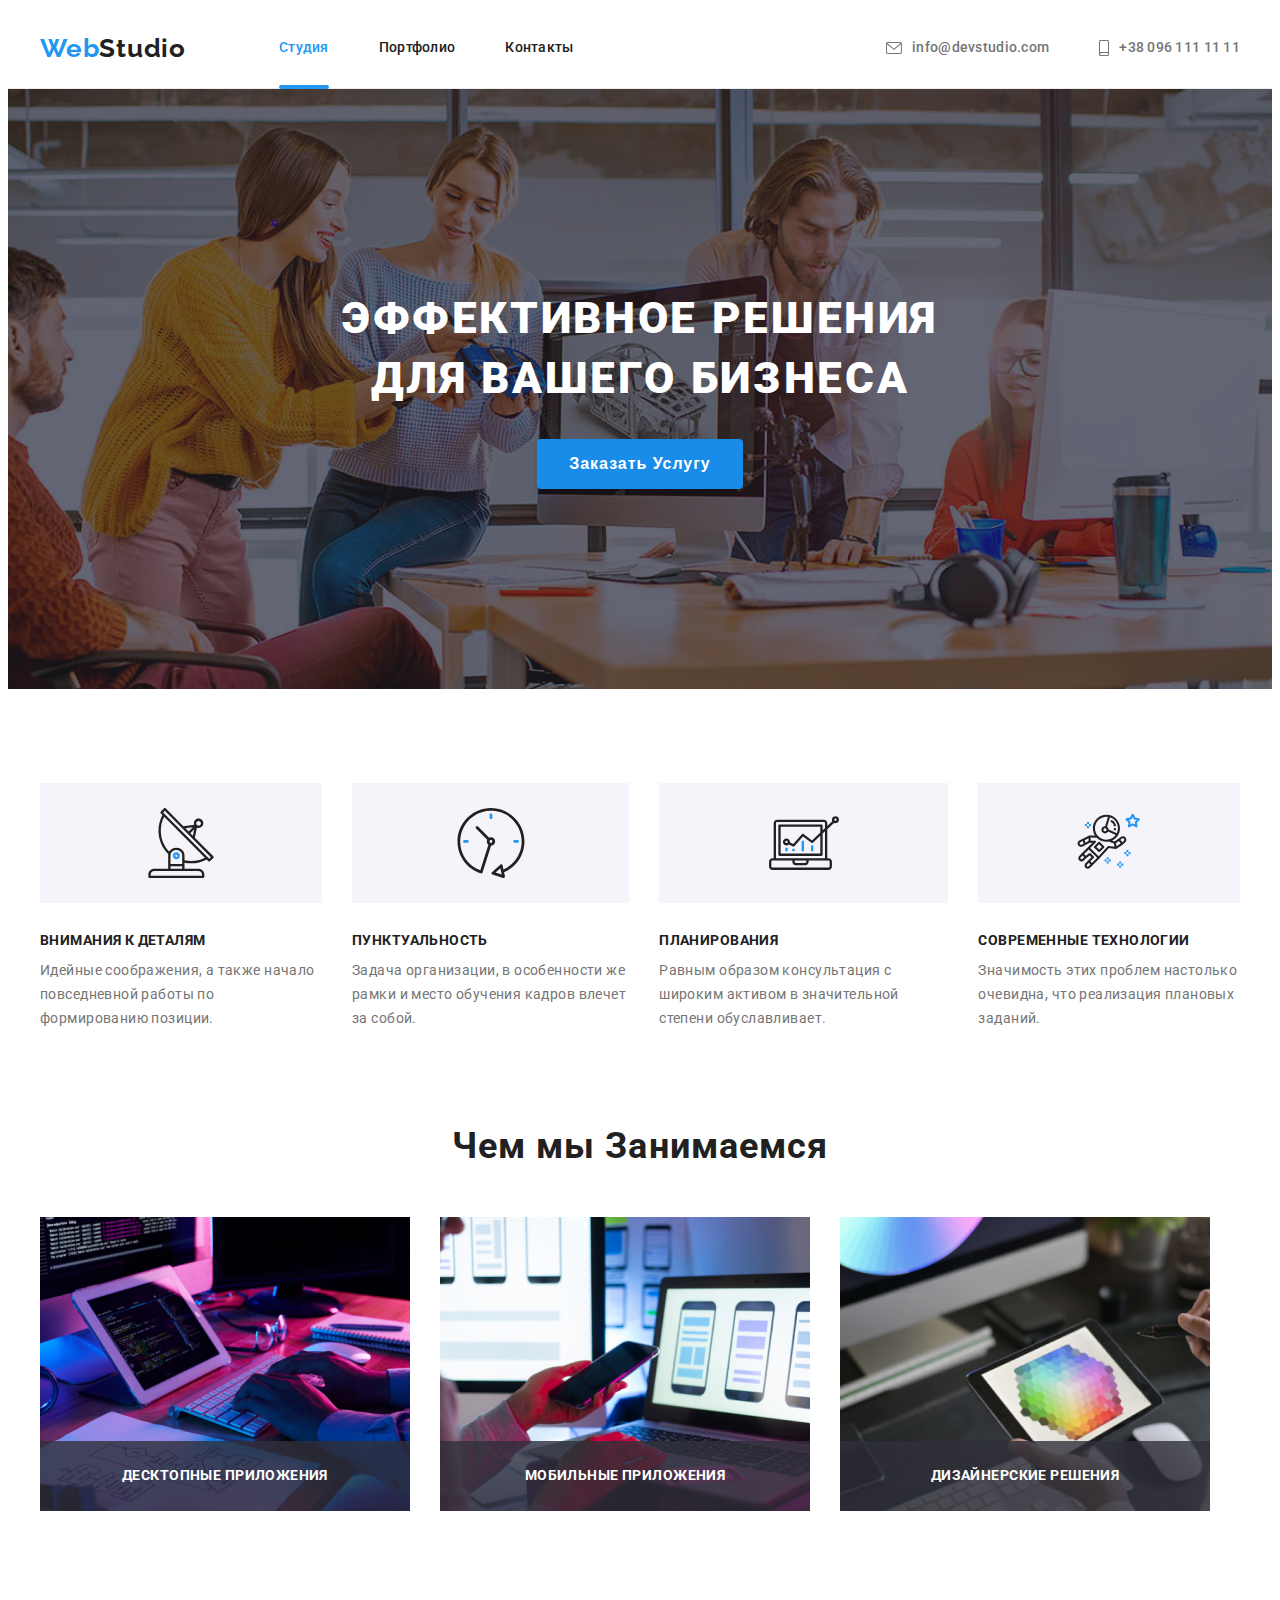
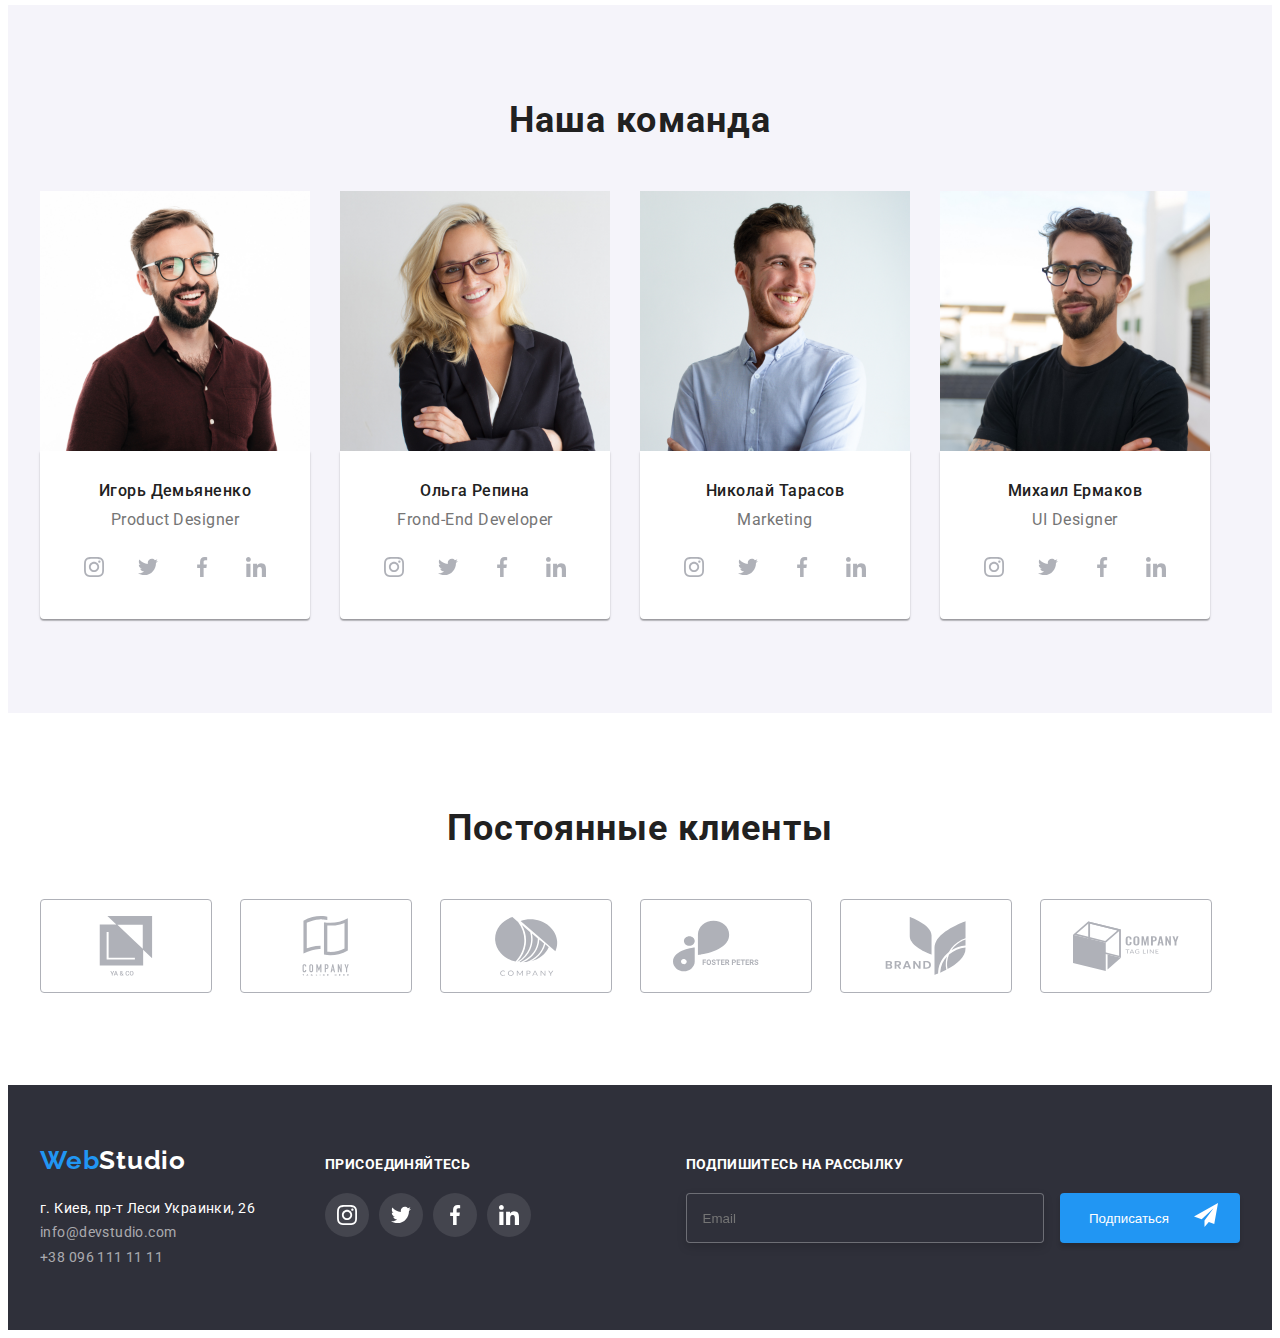
<file: index.html>
<!DOCTYPE html>
<html lang="ru">
<head>
    <meta charset="UTF-8">
    <meta http-equiv="X-UA-Compatible" content="IE=edge">
    <meta name="viewport" content="width=device-width, initial-scale=1.0">
    <title>Home-Work-6</title>
    <link rel="stylesheet" type="text/css" href="https://necolas.github.io/normalize.css/8.0.1/normalize.css">
    <link rel="stylesheet" href="https://cdnjs.cloudflare.com/ajax/libs/modern-normalize/1.1.0/modern-normalize.min.css" integrity="sha512-wpPYUAdjBVSE4KJnH1VR1HeZfpl1ub8YT/NKx4PuQ5NmX2tKuGu6U/JRp5y+Y8XG2tV+wKQpNHVUX03MfMFn9Q==" crossorigin="anonymous" referrerpolicy="no-referrer" />
    <link rel="preconnect" href="https://fonts.googleapis.com">
    <link rel="preconnect" href="https://fonts.gstatic.com" crossorigin>
    <link
        href="https://fonts.googleapis.com/css2?family=Raleway:wght@700&family=Roboto:wght@400;500;700;900&display=swap"
        rel="stylesheet">
    <link rel="stylesheet" href="./css/style.css">
</head>
<body>
<!--Header-Site-->
    <header class="header">
        <!--Cap-Site-->
        <div class="container header-container">
        <nav class="navigation">
            <a href="" class="logo">Web<span class="studio">Studio</span></a>
<ul class="navigation-list">
    <li class="navigation-item"><a class="navigation-link current" href="index.html">Студия</a></li>
    <li class="navigation-item"><a class="navigation-link" href="portfolio.html">Портфолио</a></li>
    <li class="navigation-item"><a class="navigation-link" href="">Контакты</a></li>
</ul>
        </nav>
        <ul class="contacts-list">
            <li class="contact-items"><a class="contact-adress" href="mailto:info@devstudio.com">
                <svg class="icon-email" width="16" height="12">
                <use href="./adress/symbol-defs.svg#icon-envelope"></use>
            </svg>info@devstudio.com</a></li>
            <li class="contact-items"><a class="contact-adress" href="tel:+380961111111">
                <svg class="icon-email" width="10" height="16">
                    <use href="./adress/symbol-defs.svg#icon-smartphone"></use>
                </svg>
                +38 096 111 11 11</a></li>
        </ul>
<!--Bottom-Header-->
     </div>
    </header>
    <!--Main-->
    <main class="main">
<!--Banner-->
<section class="banner">
    <div class="container">
    <h1 class="banner-title">Эффективное решения для вашего бизнеса</h1>
    <button class="banner-button" type="button" data-modal-open >Заказать Услугу</button>
    </div>
</section>
<!--Section-Two-->
<section class="section">
    <div class="container">
    <h2 class="visually-hidden">Наши преимущества</h2>
    <ul class="benefits">
        <li class="list-benefits">
            <div class="list-box">
                <a href="" class="list-icon">
                    <svg width="70" height="70">
                        <use href="./content/symbol-defs.svg#icon-antenna-1"></use>
                    </svg>
                </a>
            </div>
            <h3 class="title-list">Внимания к Деталям</h3>
            <p class="paragraf">Идейные соображения, а также начало повседневной работы по формированию позиции.</p>
        </li>
        <li class="list-benefits">
            <div class="list-box">
                <a href="" class="list-icon">
                    <svg width="70" height="70">
                        <use href="./content/symbol-defs.svg#icon-clock-1"></use>
                    </svg>
                </a>
            </div>
            <h3 class="title-list">Пунктуальность</h3>
            <p class="paragraf">Задача организации, в особенности же рамки и место обучения кадров влечет за собой.</p>
        </li>
        <li class="list-benefits">
            <div class="list-box">
                <a href="" class="list-icon">
                    <svg width="70" height="70">
                        <use href="./content/symbol-defs.svg#icon-diagram-1"></use>
                    </svg>
                </a>
            </div>
            <h3 class="title-list">Планирования</h3>
            <p class="paragraf">Равным образом консультация с широким активом в значительной степени обуславливает.</p>
        </li>
        <li class="list-benefits">
            <div class="list-box">
                <a href="" class="list-icon">
                    <svg width="70" height="70">
                        <use href="./content/symbol-defs.svg#icon-astronaut-1"></use>
                    </svg>
                </a>
            </div>
            <h3 class="title-list">Современные технологии</h3>
            <p class="paragraf">Значимость этих проблем настолько очевидна, что реализация плановых заданий.</p>
        </li>
    </ul>
</div>
</section>
<!--Section-Three-->
<section class="section-activity section">
    <div class="container">
<h2 class="title-three">Чем мы Занимаемся</h2>
<ul class="type-activity">
    <li class="title-img">
        <img src="./image/img1.jpg" alt="Виды деятельности компании" width="370">
        <ul class="drop-activity">
            <Li><h3 class="drop-title">Десктопные приложения</h3></Li>
        </ul>
    </li>
    <li class="title-img">
        <img src="./image/img2.jpg" alt="Виды деятельности компании " width="370">
        <ul class="drop-activity">
            <Li><h3 class="drop-title">Мобильные приложения</h3></Li>
        </ul>
    </li>
    <li class="title-img">
        <img src="./image/img3.jpg" alt="Виды деятельности компании" width="370">
        <ul class="drop-activity">
            <Li><h3 class="drop-title">Дизайнерские решения</h3></Li>
        </ul>
    </li>
</ul>
</div>
</section>
<!--Section-Four-->
<section class="section-team section">
    <div class="container">
    <h2 class="title-team">Наша команда</h2>
    <ul class="team-item">
        <li class="members-team"><img src="./image/team1.jpg" alt="Члены команды - Игорь Демьяненко" width="270">
            <div class="team-block"><h3 class="hero-title">Игорь Демьяненко</h3>
            <p class="hero-paragraf"> Product Designer</p>
            <ul class="svg-flex">
                <li class="svg-item">
                   <a href="" class="team-logo">
                       <svg width="20" height="20">
                           <use href="./svg/sprite.svg#icon-instagram-2"></use>
                       </svg>
                   </a>
                </li>
                <li class="svg-item">
                    <a href="" class="team-logo">
                        <svg width="20" height="20">
                            <use href="./svg/sprite.svg#icon-twitter-1"></use>
                        </svg>
                    </a>
                </li>
                <li class="svg-item">
                    <a href="" class="team-logo">
                        <svg width="20" height="20">
                            <use href="./svg/sprite.svg#icon-facebook-1"></use>
                        </svg>
                    </a>
                </li>
                <li class="svg-item">
                    <a href="" class="team-logo">
                        <svg width="20" height="20">
                            <use href="./svg/sprite.svg#icon-linkedin-1"></use>
                        </svg>
                    </a>
                </li>
            </ul>
            </div>
        </li>
        <li class="members-team"> <img src="./image/team2.jpg" alt="Члены команды - Ольга Репина" width="270">
            <div class="team-block"><h3 class="hero-title">Ольга Репина</h3>
            <p class="hero-paragraf">Frond-End Developer</p>
            <ul class="svg-flex">
                <li class="svg-item">
                   <a href="" class="team-logo">
                       <svg width="20" height="20">
                           <use href="./svg/sprite.svg#icon-instagram-2"></use>
                       </svg>
                   </a>
                </li>
                <li class="svg-item">
                    <a href="" class="team-logo">
                        <svg width="20" height="20">
                            <use href="./svg/sprite.svg#icon-twitter-1"></use>
                        </svg>
                    </a>
                </li>
                <li class="svg-item">
                    <a href="" class="team-logo">
                        <svg width="20" height="20">
                            <use href="./svg/sprite.svg#icon-facebook-1"></use>
                        </svg>
                    </a>
                </li>
                <li class="svg-item">
                    <a href="" class="team-logo">
                        <svg width="20" height="20">
                            <use href="./svg/sprite.svg#icon-linkedin-1"></use>
                        </svg>
                    </a>
                </li>
            </ul>
        </div>
    </li>
    <li class="members-team">
        <img src="./image/team3.jpg" alt="Члены команды - Николай Тарасов" width="270">
        <div class="team-block"><h3 class="hero-title">Николай Тарасов</h3>
        <p class="hero-paragraf">Marketing</p>
        <ul class="svg-flex">
            <li class="svg-item">
               <a href="" class="team-logo">
                   <svg width="20" height="20">
                       <use href="./svg/sprite.svg#icon-instagram-2"></use>
                   </svg>
               </a>
            </li>
            <li class="svg-item">
                <a href="" class="team-logo">
                    <svg width="20" height="20">
                        <use href="./svg/sprite.svg#icon-twitter-1"></use>
                    </svg>
                </a>
            </li>
            <li class="svg-item">
                <a href="" class="team-logo">
                    <svg width="20" height="20">
                        <use href="./svg/sprite.svg#icon-facebook-1"></use>
                    </svg>
                </a>
            </li>
            <li class="svg-item">
                <a href="" class="team-logo">
                    <svg width="20" height="20">
                        <use href="./svg/sprite.svg#icon-linkedin-1"></use>
                    </svg>
                </a>
            </li>
        </ul>
       </div>
    </li>
    <li class="members-team">
        <img src="./image/team4.jpg" alt="Члены команды - Михали Ермаков" width="270">
       <div class="team-block"><h3 class="hero-title">Михаил Ермаков</h3>
        <p class="hero-paragraf">UI Designer</p>
        <ul class="svg-flex">
            <li class="svg-item">
               <a href="" class="team-logo">
                   <svg width="20" height="20">
                       <use href="./svg/sprite.svg#icon-instagram-2"></use>
                   </svg>
               </a>
            </li>
            <li class="svg-item">
                <a href="" class="team-logo">
                    <svg width="20" height="20">
                        <use href="./svg/sprite.svg#icon-twitter-1"></use>
                    </svg>
                </a>
            </li>
            <li class="svg-item">
                <a href="" class="team-logo">
                    <svg width="20" height="20">
                        <use href="./svg/sprite.svg#icon-facebook-1"></use>
                    </svg>
                </a>
            </li>
            <li class="svg-item">
                <a href="" class="team-logo">
                    <svg width="20" height="20">
                        <use href="./svg/sprite.svg#icon-linkedin-1"></use>
                    </svg>
                </a>
            </li>
        </ul>
    </div> 
    </li>
    </ul>
</div>
</section>
<!-- Clients -->
<section class="section">
    <div class="container">
    <h3 class="clients-title">Постоянные клиенты</h2>
    <ul class="company-clients">
        <li class="clients-item">
            <a href="" class="clients-link">
                <svg width="106" height="60" >
                    <use href="./svg/symbol-defs.svg#icon-group"></use>
                </svg>
            </a>
        </li>
        <li class="clients-item">
            <a href="" class="clients-link">
                <svg width="106" height="60" >
                    <use href="./svg/symbol-defs.svg#icon-group2"></use>
                </svg>
            </a>
        </li>
        <li class="clients-item">
            <a href="" class="clients-link">
                <svg width="106" height="60" >
                    <use href="./svg/symbol-defs.svg#icon-group3"></use>
                </svg>
            </a>
        </li>
        <li class="clients-item">
            <a href="" class="clients-link">
                <svg width="106" height="60" >
                    <use href="./svg/symbol-defs.svg#icon-group4"></use>
                </svg>
            </a>
        </li>
        <li class="clients-item">
            <a href="" class="clients-link">
                <svg width="106" height="60" >
                    <use href="./svg/symbol-defs.svg#icon-group5"></use>
                </svg>
            </a>
        </li>
        <li class="clients-item">
            <a href="" class="clients-link">
                <svg width="106" height="60" >
                    <use href="./svg/symbol-defs.svg#icon-group6"></use>
                </svg>
            </a>
        </li>
    </div>
    </ul>
</section>
    </main>
    <!--Footer-->
    <footer class="footer">
        <div class="container footer-container">
            <div class="box-adress">
            <a href="" class="logo-footer"><span class="blue">Web</span><span class="white">Studio</span></a>
            <address class="adress-footer">
                <ul class="footer-list-contact">
                    <li class="footer-contact"><a href="" class="white">г. Киев, пр-т Леси Украинки, 26</a></li>
            <li><a class="footer-contact" href="mailto:info@devstudio.com">info@devstudio.com</a></li>
            <li><a class="footer-contact" href="tel:+380961111111">+38 096 111 11 11</a></li>
               </ul>
            </div>
            <div class="box-footer">
                <h3 class="title-box">Присоединяйтесь</h3>
                <ul class="box-list">
                    <li class="box-item">
                     <a href="" class="box-link">
                         <svg width="20" height="20">
                             <use href="./svg/sprite.svg#icon-instagram-2"></use>
                         </svg>
                     </a>
                    </li>
                    <li class="box-item">
                     <a href="" class="box-link">
                         <svg width="20" height="20">
                             <use href="./svg/sprite.svg#icon-twitter-1"></use>
                         </svg>
                     </a>
                    </li>
                    <li class="box-item">
                     <a href="" class="box-link">
                         <svg width="20" height="20">
                             <use href="./svg/sprite.svg#icon-facebook-1"></use>
                         </svg>
                     </a>
                    </li>
                    <li class="box-item">
                     <a href="" class="box-link">
                         <svg width="20" height="20">
                             <use href="./svg/sprite.svg#icon-linkedin-1"></use>
                         </svg>
                     </a>
                    </li>
                </ul>
                </div>
              <div class="box-footer-input">
                  <label for="box-input-type" class="follow-text">Подпишитесь на рассылку</label>
                <input type="email" name="Email" placeholder="Email" id="box-input-type" class="box-input">
                  <button class="submit-buttom" type="submit">Подписаться</button>
                  <svg class="icon-follow" width="24" height="24">
                      <use href="/modal-svg/icon-send.svg#icon-icon-send"></use>
                  </svg>
              </div>  
            </div>
           </address>
<!--Footer-Bottom-->
    </footer>
    <div class="backdrop is-hidden " data-modal >
        <div class="modal">
            <button type="button" class="button-open" data-modal-close >
                &#215
            </button>
            <b class="model-headline">Оставьте свои данные, мы вам перезвоним</b>
          <form action="" class="model-form">
              <label class="form-input-box">
                  Имя
                  <input type="text" name="user-name" id="" class="form-input" required>
                  <svg width="13" height="13" class="modal-icon">
                      <use href="./modal-svg/symbol-defs.svg#icon-Vector"></use>
                  </svg>
              </label>
            <label class="form-input-box">
                Телефон
                <input type="tel" name="tel" id="" class="form-input" required pattern="[0-9]{10}" title="0500505050">
                <svg width="18" height="18" class="modal-icon">
                    <use href="./modal-svg/symbol-defs.svg#icon-phone-black"></use>
                </svg>
            </label>
            <label class="form-input-box">
                Почта
                <input type="email" name="" id="" class="form-input" required>
                <svg width="18" height="18" class="modal-icon">
                    <use href="./modal-svg/symbol-defs.svg#icon-email-black"></use>
                </svg>
            </label>
            <label class="form-input-box">
                Коментарий 
                <textarea name="user-msg" id="" class="form-msg" placeholder="Введите текст"></textarea>
            </label>
            <input type="checkbox" class="checkbox-policy" id="checkbox-policy">
            <label for="checkbox-policy" class="checkbox-modal">
                Соглашаюсь с рассылкой и принимаю &nbsp <a href="">Условия договора</a>
            </label>
            <button type="submit" class="form-submit-buttom">Отправить</button>
          </form>
        </div>
    
    </div>
    <script src="./css/modal.js"></script>
</body>
</html>
</file>
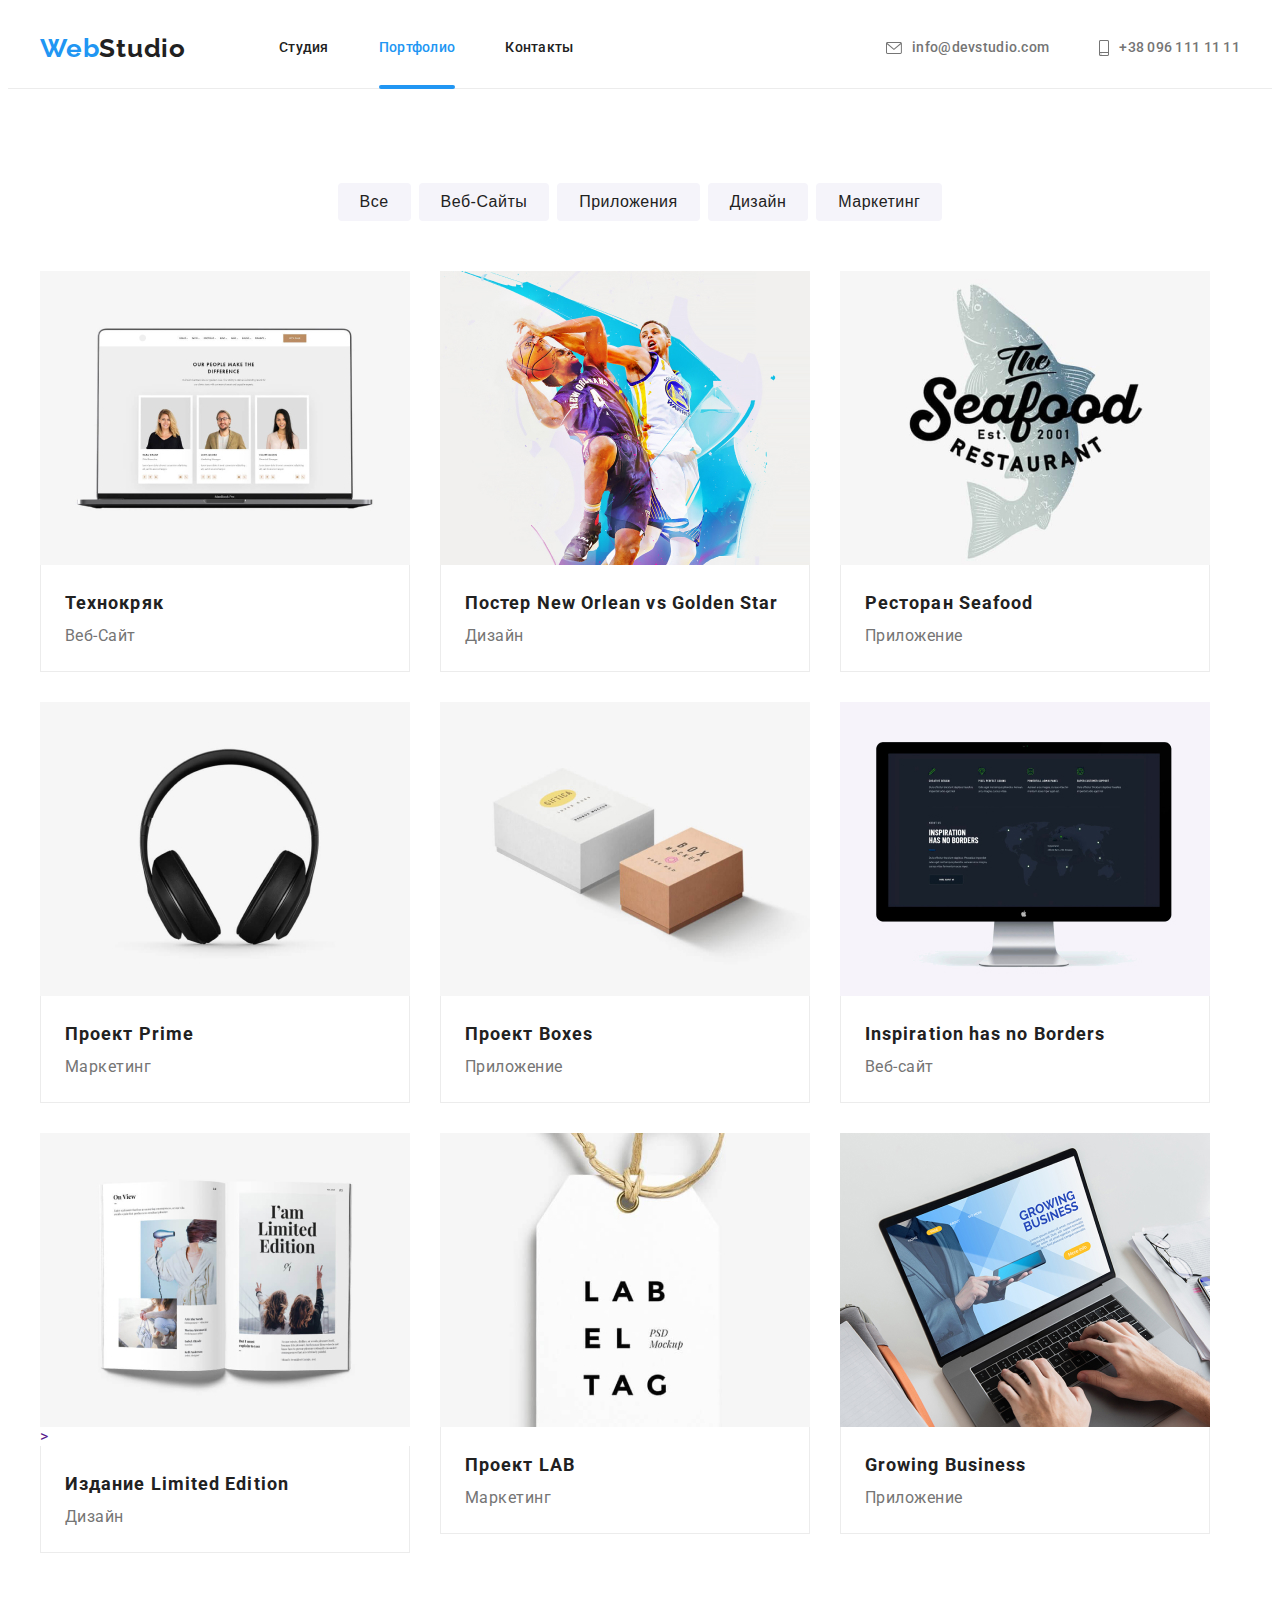
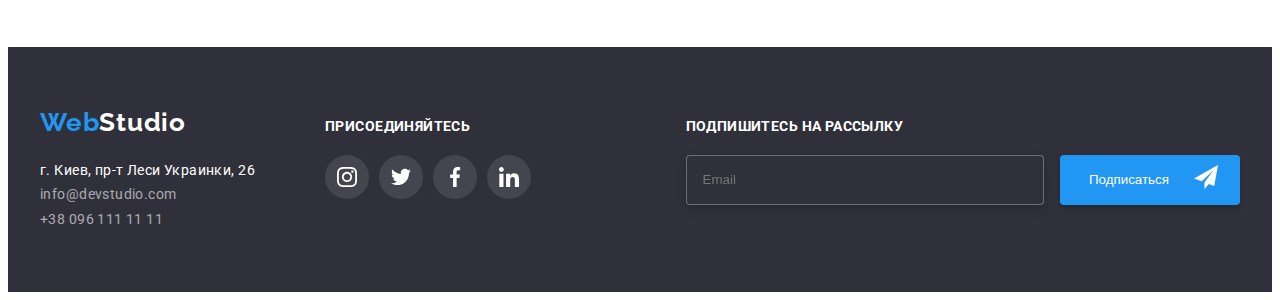
<file: portfolio.html>
<!DOCTYPE html>
<html lang="ru">
<head>
    <meta charset="UTF-8">
    <meta http-equiv="X-UA-Compatible" content="IE=edge">
    <meta name="viewport" content="width=device-width, initial-scale=1.0">
    <title>Home-Work-3</title>
    <link rel="stylesheet" type="text/css" href="https://necolas.github.io/normalize.css/8.0.1/normalize.css">
    <link rel="stylesheet" href="https://cdnjs.cloudflare.com/ajax/libs/modern-normalize/1.1.0/modern-normalize.min.css" integrity="sha512-wpPYUAdjBVSE4KJnH1VR1HeZfpl1ub8YT/NKx4PuQ5NmX2tKuGu6U/JRp5y+Y8XG2tV+wKQpNHVUX03MfMFn9Q==" crossorigin="anonymous" referrerpolicy="no-referrer" />
    <link rel="preconnect" href="https://fonts.googleapis.com">
    <link rel="preconnect" href="https://fonts.gstatic.com" crossorigin>
    <link
        href="https://fonts.googleapis.com/css2?family=Raleway:wght@700&family=Roboto:wght@400;500;700;900&display=swap"
        rel="stylesheet">
    <link rel="stylesheet" href="./css/style.css">
</head>
<body>
<!--Header-Site-->
    <header class="header">
        <!--Cap-Site-->
        <div class="container header-container">
        <nav class="navigation">
            <a href="" class="logo">Web<span class="studio">Studio</span></a>
<ul class="navigation-list">
    <li class="navigation-item"><a class="navigation-link" href="index.html">Студия</a></li>
    <li class="navigation-item"><a class="navigation-link current" href="portfolio.html">Портфолио</a></li>
    <li class="navigation-item"><a class="navigation-link" href="">Контакты</a></li>
</ul>
        </nav>
        <ul class="contacts-list">
            <li class="contact-items"><a class="contact-adress" href="mailto:info@devstudio.com">
                <svg class="icon-email" width="16" height="12">
                <use href="./adress/symbol-defs.svg#icon-envelope"></use>
            </svg>info@devstudio.com</a></li>
            <li class="contact-items"><a class="contact-adress" href="tel:+380961111111">
                <svg class="icon-email" width="10" height="16">
                    <use href="./adress/symbol-defs.svg#icon-smartphone"></use>
                </svg>
                +38 096 111 11 11</a></li>
        </ul>
        </div>
<!--Bottom-Header-->
    </header>
    <main>
<!--Section-button-->
<section class="section">
    <div class="container">
    <h1 class="visually-hidden">Кнопки Меню</h1>
    <ul class="porftolio-button">
        <li class="portfolio-list-button"><button class="porftolio-hover cursor" type="button">Все</button></li>
        <li class="portfolio-list-button"><button class="porftolio-hover cursor" type="button">Веб-Сайты</button></li>
        <li class="portfolio-list-button"><button class="porftolio-hover cursor" type="button">Приложения</button></li>
        <li class="portfolio-list-button"><button class="porftolio-hover cursor" type="button">Дизайн</button></li>
        <li class="portfolio-list-button"><button class="porftolio-hover cursor" type="button">Маркетинг</button></li>
    </ul>
    <!--Portfilio-List-->
    <ul class="portfolio-list-item">
            <li class="portfolio-item">
                <a href="" class="portfolio-link-item">
            <div class="overlay"><img src="./imagine-portfolio/p1.jpg" alt="Примеры Работ" width="370">
                <p class="overlay-text">Технокряк это современная площадка распространения коронавируса. Компании используют эту платформу для цифрового шпионажа и атак на защищённые сервера конкурентов.</p>
            </div>
            <div class="portfilio-block"><h2 class="portfilio-title">Технокряк</h2>
            <p class="name-item">Веб-Сайт</p></div></a>
           </li>
           <li class="portfolio-item">
               <a href=""class="portfolio-link-item"><div class="overlay"><img src="./imagine-portfolio/p2.jpg" alt="Примеры Работ" width="370">
                <p class="overlay-text">Технокряк это современная площадка распространения коронавируса. Компании используют эту
                    платформу для цифрового шпионажа и атак на защищённые сервера конкурентов.</p>
            </div>
            <div class="portfilio-block"><h2 class="portfilio-title">Постер New Orlean vs Golden Star</h2>
            <p class="name-item">Дизайн</p></div></a>
            </li>
            <li class="portfolio-item">
                <a href=""class="portfolio-link-item"><div class="overlay"><img src="./imagine-portfolio/p3.jpg" alt="Примеры Работ" width="370">
                    <p class="overlay-text">Технокряк это современная площадка распространения коронавируса. Компании используют эту
                        платформу для цифрового шпионажа и атак на защищённые сервера конкурентов.</p>
                </div>
            <div class="portfilio-block"><h2 class="portfilio-title">Ресторан Seafood</h2>
            <p class="name-item">Приложение</p></div></a>
           </li>
            <li class="portfolio-item">
                <a href=""class="portfolio-link-item"><div class="overlay"><img src="./imagine-portfolio/p4.jpg" alt="Примеры Работ" width="370">
                    <p class="overlay-text">Технокряк это современная площадка распространения коронавируса. Компании используют эту
                        платформу для цифрового шпионажа и атак на защищённые сервера конкурентов.</p>
                </div>
            <div class="portfilio-block"><h2 class="portfilio-title">Проект Prime</h2>
             <p class="name-item">Маркетинг</p></div></a>
           </li>
            <li class="portfolio-item">
                <a href=""class="portfolio-link-item"><div class="overlay"><img src="./imagine-portfolio/p5.jpg" alt="Примеры Работ" width="370">
                    <p class="overlay-text">Технокряк это современная площадка распространения коронавируса. Компании используют эту
                        платформу для цифрового шпионажа и атак на защищённые сервера конкурентов.</p>
                </div>
            <div class="portfilio-block"><h2 class="portfilio-title">Проект Boxes</h2>
            <p class="name-item">Приложение</p></div></a>
            </li>
            <li class="portfolio-item">
                <a href=""class="portfolio-link-item"><div class="overlay"><img src="./imagine-portfolio/p6.jpg" alt="Примеры Работ" width="370">
                    <p class="overlay-text">Технокряк это современная площадка распространения коронавируса. Компании используют эту
                        платформу для цифрового шпионажа и атак на защищённые сервера конкурентов.</p>
                </div>
            <div class="portfilio-block"><h2 class="portfilio-title">Inspiration has no Borders</h2>
             <p class="name-item">Веб-сайт</p></div></a>
            </li>
            <li class="portfolio-item">
                <a href=""class="portfolio-link-item"><div class="overlay"><img src="./imagine-portfolio/p7.jpg" alt="Примеры Работ" width="370">
                    <p class="overlay-text">Технокряк это современная площадка распространения коронавируса. Компании используют эту
                        платформу для цифрового шпионажа и атак на защищённые сервера конкурентов.</p>
                </div>>
            <div class="portfilio-block"><h2 class="portfilio-title">Издание Limited Edition</h2>
            <p class="name-item">Дизайн</p></div></a>
           </li>
            <li class="portfolio-item">
                <a href=""class="portfolio-link-item"><div class="overlay"><img src="./imagine-portfolio/p8.jpg" alt="Примеры Работ" width="370">
                    <p class="overlay-text">Технокряк это современная площадка распространения коронавируса. Компании используют эту
                        платформу для цифрового шпионажа и атак на защищённые сервера конкурентов.</p>
                </div>
           <div class="portfilio-block"><h2 class="portfilio-title">Проект LAB</h2>
           <p class="name-item">Маркетинг</p></div></a> </li>
            <li class="portfolio-item">
                <a href=""class="portfolio-link-item"><div class="overlay"><img src="./imagine-portfolio/p9.jpg" alt="Примеры Работ" width="370">
                    <p class="overlay-text">Технокряк это современная площадка распространения коронавируса. Компании используют эту
                        платформу для цифрового шпионажа и атак на защищённые сервера конкурентов.</p>
                </div>
           <div class="portfilio-block"><h2 class="portfilio-title">Growing Business</h2>
             <p class="name-item">Приложение</p></div> </a>
            </li>
    </ul>
    </div>
</section>
</main>
<!--Footer-->
<footer class="footer">
    <div class="container footer-container">
        <div class="box-adress">
            <a href="" class="logo-footer"><span class="blue">Web</span><span class="white">Studio</span></a>
            <address class="adress-footer">
                <ul class="footer-list-contact">
                    <li class="footer-contact"><a href="" class="white">г. Киев, пр-т Леси Украинки, 26</a></li>
                    <li><a class="footer-contact" href="mailto:info@devstudio.com">info@devstudio.com</a></li>
                    <li><a class="footer-contact" href="tel:+380961111111">+38 096 111 11 11</a></li>
                </ul>
        </div>
        <div class="box-footer">
            <h3 class="title-box">Присоединяйтесь</h3>
            <ul class="box-list">
                <li class="box-item">
                    <a href="" class="box-link">
                        <svg width="20" height="20">
                            <use href="./svg/sprite.svg#icon-instagram-2"></use>
                        </svg>
                    </a>
                </li>
                <li class="box-item">
                    <a href="" class="box-link">
                        <svg width="20" height="20">
                            <use href="./svg/sprite.svg#icon-twitter-1"></use>
                        </svg>
                    </a>
                </li>
                <li class="box-item">
                    <a href="" class="box-link">
                        <svg width="20" height="20">
                            <use href="./svg/sprite.svg#icon-facebook-1"></use>
                        </svg>
                    </a>
                </li>
                <li class="box-item">
                    <a href="" class="box-link">
                        <svg width="20" height="20">
                            <use href="./svg/sprite.svg#icon-linkedin-1"></use>
                        </svg>
                    </a>
                </li>
            </ul>
        </div>
        <div class="box-footer-input">
            <label for="box-input-type" class="follow-text">Подпишитесь на рассылку</label>
            <input type="email" name="Email" placeholder="Email" id="box-input-type" class="box-input">
            <button class="submit-buttom" type="submit">Подписаться</button>
            <svg class="icon-follow" width="24" height="24">
                <use href="/modal-svg/icon-send.svg#icon-icon-send"></use>
            </svg>
        </div>
    </div>
    </address>
    <!--Footer-Bottom-->
    </footer>
</body>
</html>
</file>
<file: css/style.css>
:root {
  --primary-text-color: #212121;
  --hover-text-color: #2196f3;
  --white-color-text: #ffffff;
  --background-second-color: #2f303a;
  --background-therd-color: #f5f4fa;
  --grey-color: #757575;
}
body {
  font-family: "Roboto", sans-serif;
  letter-spacing: 0.03em;
  color: #2a2a2a;
}
img {
  display: block;
}
.container {
  width: 1200px;
  margin: 0 auto;
  padding: 0 15px;
}
.section {
  padding-top: 94px;
  padding-bottom: 94px;
}
.header-container {
  display: flex;
  align-items: center;
}
.visually-hidden {
  position: absolute;
  clip: rect(0 0 0 0);
  width: 1px;
  height: 1px;
  margin: -1px;
}

h1,
h2,
h3,
h4,
ul,
p {
  margin: 0;
}
ul {
  list-style: none;
  padding-left: 0;
}
a {
  text-decoration: none;
}

/*Head-Site*/
.header {
  border-bottom: 1px solid #ececec;
}
.logo {
  font-family: Raleway, sans-serif;
  font-weight: 700;
  font-size: 26px;
  line-height: 1.19;
  letter-spacing: 0.03em;
  color: var(--hover-text-color);
  margin-right: 93px;
}
.studio {
  color: var(--primary-text-color);
}

.navigation {
  display: flex;
  align-items: center;
}
.navigation-list {
  font-weight: 500;
  font-size: 14px;
  line-height: 1.14;
  letter-spacing: 0.02em;
  align-items: center;
  display: flex;
}
.navigation-link:hover {
  color: var(--hover-text-color);
}
.navigation-link:focus {
  color: var(--hover-text-color);
}
.navigation-link {
  color: var(--primary-text-color);
  transition: color 250ms cubic-bezier(0.4, 0, 0.2, 1);
}
.navigation-link {
  display: block;
  padding-top: 32px;
  padding-bottom: 32px;
}
.navigation-item:not(:last-child) {
  margin-right: 50px;
}
.current {
  color: var(--hover-text-color);
}
.navigation-item {
  position: relative;
}

.navigation-link.current::after {
  content: "";
  position: absolute;
  bottom: -1px;
  left: 0;
  width: 100%;
  height: 4px;
  background: #2196f3;
  border-radius: 2px;
  opacity: 1;
}

.contacts-list {
  align-items: center;
  font-weight: 500;
  font-size: 14px;
  line-height: 1.14;
  letter-spacing: 0.02em;
  display: flex;
  margin-left: auto;
}
.contact-adress:hover {
  color: var(--hover-text-color);
  fill: currentColor;
}
.contact-adress:hover .icon-email {
  fill: currentColor;
}

.contact-adress:focus .icon-email {
  fill: currentColor;
}
.contact-adress:focus {
  color: var(--hover-text-color);
}

.contact-adress {
  color: #757575;
  padding-top: 32px;
  padding-bottom: 32px;
  display: flex;
  align-items: center;
  transition: color 250ms cubic-bezier(0.4, 0, 0.2, 1);
}
.contact-items:not(:last-child) {
  margin-right: 50px;
  fill: currentColor;
}

.icon-email {
  margin-right: 10px;
  fill: currentColor;
}

/*Header*/

/*Main*/

.banner {
  padding-top: 200px;
  padding-bottom: 200px;
  background-repeat: no-repeat;
  background-size: cover;
  background-image: linear-gradient(
      rgba(47, 48, 58, 0.4),
      rgba(47, 48, 58, 0.4)
    ),
    url(../image/banner.png);
  background-position: center;
  max-width: 1600px;
  margin-right: auto;
  margin-left: auto;
}

.banner-title {
  font-weight: 900;
  font-size: 44px;
  line-height: 1.36;

  text-align: center;
  letter-spacing: 0.06em;
  text-transform: uppercase;
  color: #ffffff;
  text-align: center;
  width: 696px;
  margin-left: auto;
  margin-right: auto;
}

.banner-button {
  display: block;
  color: white;
  font-weight: bold;
  font-size: 16px;
  line-height: 1.9;
  letter-spacing: 0.06em;
  background: #188ce8;
  border: #188ce8;
  box-shadow: 0px 4px 4px rgba(0, 0, 0, 0.15);
  border-radius: 4px;
  padding-top: 10px;
  padding-bottom: 10px;
  padding-left: 32px;
  padding-right: 32px;
  margin-right: auto;
  margin-left: auto;
  margin-top: 30px;
}

.benefits {
  display: flex;
}
.list-benefits:not(:last-child) {
  margin-right: 30px;
}
.benefits-content {
  background-color: #f5f4fa;
  background-position: center;
  padding-left: 100px;
  padding-right: 100px;
  padding-top: 25px;
  padding-bottom: 25px;
  margin-bottom: 30px;
}
.list-icon {
  display: flex;
  text-align: center;
}
.list-box {
  height: 120px;
  display: flex;
  align-items: center;
  justify-content: center;
  background-color: #f5f4fa;
  margin-bottom: 30px;
}
.title-list {
  font-weight: 700;
  font-size: 14px;
  line-height: 1.14;
  letter-spacing: 0.03em;
  text-transform: uppercase;

  color: #212121;
  margin-bottom: 10px;
}
.paragraf {
  font-size: 14px;
  line-height: 1.71;

  letter-spacing: 0.03em;

  color: #757575;
}

.type-activity {
  display: flex;
}

.title-img:not(:last-child) {
  margin-right: 30px;
}

.title-img {
  position: relative;
}

.drop-activity {
  position: absolute;
  bottom: 0;
  width: 100%;
  background: rgba(47, 48, 58, 0.8);
}
.drop-title {
  text-align: center;
  padding-top: 27px;
  padding-bottom: 27px;
  font-family: Roboto;
  font-style: normal;
  font-weight: bold;
  font-size: 14px;
  line-height: 1.14;
  text-align: center;
  letter-spacing: 0.03em;
  text-transform: uppercase;

  color: #ffffff;
}
.section-activity {
  display: block;
  text-align: center;
  padding-top: 0;
}
.title-three {
  font-weight: 700;
  font-size: 36px;
  line-height: 1.17;
  text-align: center;
  letter-spacing: 0.03em;

  color: #212121;
  margin-bottom: 50px;
}
.section-team {
  background: #f5f4fa;
}
.svg-flex {
  display: flex;
  justify-content: center;
  margin-top: 16px;
}
.svg-item {
  width: 44px;
  height: 44px;
}
.svg-item:not(:last-child) {
  margin-right: 10px;
}
.team-logo {
  display: flex;
  width: 100%;
  height: 100%;
  display: flex;
  align-items: center;
  justify-content: center;
  fill: #afb1b8;
  border-radius: 50%;
  transition: background-color 250ms cubic-bezier(0.4, 0, 0.2, 1),
    fill 250ms cubic-bezier(0.4, 0, 0.2, 1);
}
.team-logo:hover {
  fill: var(--white-color-text);
  background-color: var(--hover-text-color);
}
.team-logo:focus {
  fill: var(--white-color-text);
  background-color: var(--hover-text-color);
}
.team-item {
  display: flex;
}

.members-team:not(:last-child) {
  margin-right: 30px;
}

.title-team {
  font-weight: 700;
  font-size: 36px;
  line-height: 1.17;
  text-align: center;
  letter-spacing: 0.03em;

  color: #212121;
  margin-bottom: 50px;
}

.hero-title {
  font-weight: 500;
  font-size: 16px;
  line-height: 1.19;

  text-align: center;
  letter-spacing: 0.03em;

  color: #212121;
}
.hero-paragraf {
  font-size: 16px;
  line-height: 1.19;
  text-align: center;
  letter-spacing: 0.03em;

  color: #757575;
  margin-top: 10px;
}
.team-block {
  background: #ffffff;

  box-shadow: 0px 1px 3px rgba(0, 0, 0, 0.12), 0px 1px 1px rgba(0, 0, 0, 0.14),
    0px 2px 1px rgba(0, 0, 0, 0.2);
  border-radius: 0px 0px 4px 4px;

  padding-top: 30px;
  padding-bottom: 30px;
}

/*Bottom-Main*/

/*Footer*/
.footer-list-contact {
}
.footer {
  background: #2f303a;
  padding-top: 60px;
  padding-bottom: 60px;
}
.logo-footer {
  font-family: Raleway;
  font-style: normal;
  font-weight: 700;
  font-size: 26px;
  line-height: 1.19;
  letter-spacing: 0.03em;
  color: var(--hover-text-color);
}

.adress-footer {
  font-family: Roboto;
  font-style: normal;
  font-weight: normal;
  font-size: 14px;
  line-height: 1.71;

  letter-spacing: 0.03em;
  margin-top: 20px;
}
.icon-email {
  fill: var(--grey-color);
}

.white {
  color: #ffffff;
}
.blue {
  color: var(--hover-text-color);
}
.footer-contact:hover {
  color: var(--hover-text-color);
}
.footer-contact:focus {
  color: var(--hover-text-color);
}
.footer-contact {
  font-size: 14px;
  line-height: 1.73;

  letter-spacing: 0.03em;

  color: rgba(255, 255, 255, 0.6);
  transition: color 250ms cubic-bezier(0.4, 0, 0.2, 1);
}
.footer-contact:not(:last-child) {
  margin-top: 9px;
}

.company-clients {
  display: flex;
}

.clients-link {
  border: 1px solid #afb1b8;
  fill: #afb1b8;
  border-radius: 4px;
  width: 100%;
  height: 100%;
  display: flex;
  justify-content: center;
  align-items: center;
  transition: fill 250ms cubic-bezier(0.4, 0, 0.2, 1),
    border-color 250ms cubic-bezier(0.4, 0, 0.2, 1),
    border 250ms cubic-bezier(0.4, 0, 0.2, 1);
}
.clients-link:hover {
  fill: var(--hover-text-color);
  border: 1px solid #188ce8;
}
.clients-link:focus {
  fill: var(--hover-text-color);
  border: 1px solid #188ce8;
}
.clients-item:not(:last-child) {
  margin-right: 30px;
}
.clients-item {
  width: 170px;
  height: 92px;
}
.company-clients {
  margin-top: 50px;
}

.clients-title {
  font-weight: bold;
  font-size: 36px;
  line-height: 1.17;
  text-align: center;
  letter-spacing: 0.03em;
  color: #212121;
}
/*bottom-footer*/

/*portfolio-button*/
.portfolio-list-button:not(:first-child) {
  margin-left: 8px;
}
.porftolio-button {
  display: flex;
  align-items: center;
  margin-bottom: 50px;
  justify-content: center;
}
.portfolio-list-item {
  display: flex;
  flex-wrap: wrap;
  margin-right: -30px;
  margin-bottom: -30px;
}
.porftolio-hover:hover {
  background-color: var(--hover-text-color);
  color: var(--white-color-text);
  box-shadow: 0px 3px 1px rgba(0, 0, 0, 0.1), 0px 1px 2px rgba(0, 0, 0, 0.08),
    0px 2px 2px rgba(0, 0, 0, 0.12);
}
.porftolio-hover:focus {
  background-color: var(--hover-text-color);
  color: var(--white-color-text);
  box-shadow: 0px 3px 1px rgba(0, 0, 0, 0.1), 0px 1px 2px rgba(0, 0, 0, 0.08),
    0px 2px 2px rgba(0, 0, 0, 0.12);
}
.porftolio-hover {
  font-weight: 500;
  font-size: 16px;
  line-height: 1.62;
  background: #f5f4fa;
  border-radius: 4px;
  margin: 0 auto;
  padding-bottom: 6px;
  padding-top: 6px;
  padding-left: 22px;
  padding-right: 22px;
  border-radius: 4px;
  border: transparent;

  text-align: center;
  letter-spacing: 0.03em;

  color: #212121;
  transition: background-color 250ms cubic-bezier(0.4, 0, 0.2, 1),
    box-shadow 250ms cubic-bezier(0.4, 0, 0.2, 1),
    color 250ms cubic-bezier(0.4, 0, 0.2, 1);
}
.portfolio-link-item:hover {
  box-shadow: 0px 1px 1px rgba(0, 0, 0, 0.12), 0px 4px 4px rgba(0, 0, 0, 0.06),
    1px 4px 6px rgba(0, 0, 0, 0.16);
}

.portfolio-link-item:focus {
  box-shadow: 0px 1px 1px rgba(0, 0, 0, 0.12), 0px 4px 4px rgba(0, 0, 0, 0.06),
    1px 4px 6px rgba(0, 0, 0, 0.16);
}
.portfolio-link-item {
  display: block;
  transition: box-shadow 250ms cubic-bezier(0.4, 0, 0.2, 1);
}
.cursor {
  cursor: pointer;
}

.portfilio-title {
  font-weight: 700;
  font-size: 18px;
  line-height: 2;

  letter-spacing: 0.06em;

  color: #212121;
}
.name-item {
  font-size: 16px;
  line-height: 1.87;

  letter-spacing: 0.03em;

  color: #757575;
}

.portfolio-item {
  width: 370px;
  margin-right: 30px;
  margin-bottom: 30px;
}
.overlay {
  position: relative;
  overflow: hidden;
}

.overlay-text {
  position: absolute;
  top: 0;
  left: 0;
  font-size: 18px;
  line-height: 1.56;
  text-align: center;
  padding-top: 63px;
  letter-spacing: 0.03em;
  width: 100%;
  height: 100%;
  background-color: var(--hover-text-color);
  color: #ffffff;
  transition: transform 250ms linear;
  padding: 24px 64px 23px 64px;
  transform: translateY(100%);
}
.portfolio-link-item:hover .overlay-text {
  transform: translateY(0);
}
.portfolio-link-item:focus .overlay-text {
  transform: translateY(0);
}
.portfilio-block {
  padding-top: 20px;
  padding-bottom: 20px;
  padding-right: 24px;
  padding-left: 24px;
  border-bottom: 1px solid #ececec;
  border-right: 1px solid #ececec;
  border-left: 1px solid #ececec;
}

.title-box {
  font-weight: bold;
  font-size: 14px;
  line-height: 1.14;
  letter-spacing: 0.03em;
  text-transform: uppercase;

  color: #ffffff;
  margin-bottom: 20px;
}
.box-list {
  display: flex;
}
.box-link {
  width: 44px;
  height: 44px;
  border-radius: 50%;
  fill: var(--white-color-text);
  background: rgba(255, 255, 255, 0.1);
  display: flex;
  justify-content: center;
  align-items: center;
  transition: background-color 250ms cubic-bezier(0.4, 0, 0.2, 1),
    fill 250ms cubic-bezier(0.4, 0, 0.2, 1);
}

.box-link:hover {
  fill: white;
  background-color: var(--hover-text-color);
}
.box-link:focus {
  fill: white;
  background-color: var(--hover-text-color);
}
.box-item:not(:last-child) {
  margin-right: 10px;
}

.box-footer {
}

.box-adress {
  margin-right: 70px;
}

.footer-container {
  display: flex;
  align-items: baseline;
}

.backdrop.is-hidden {
  opacity: 0;
  pointer-events: none;
}
.backdrop {
  position: fixed;
  background: rgba(0, 0, 0, 0.2);
  width: 100vw;
  height: 100vh;
  top: 0;
  background: rgba(0, 0, 0, 0.2);
  opacity: 1;
  transition: opacity 250ms cubic-bezier(0.4, 0, 0.2, 1);
}
.modal {
  position: absolute;
  top: 50%;
  left: 50%;
  transform: translate(-50%, -50%);
  padding: 40px;

  width: 528px;
  min-width: 528px;
  min-height: 581px;
  background: #ffffff;
  border-radius: 4px;
  box-shadow: 0px 1px 3px rgba(0, 0, 0, 0.12), 0px 1px 1px rgba(0, 0, 0, 0.14),
    0px 2px 1px rgba(0, 0, 0, 0.2);
}
.button-open {
  position: absolute;
  display: flex;
  width: 30px;
  height: 30px;
  border-radius: 50%;
  border: 1px solid rgba(0, 0, 0, 0.1);
  background: #ffffff;
  right: 8px;
  top: 8px;
  font-size: 1.5em;
  text-align: center;
  align-items: center;
  justify-content: center;
  cursor: pointer;
}

.form-input {
  width: 100%;
}

.form-container {
  margin-left: 40px;
  margin-right: 40px;
  margin-bottom: 12px;
  display: block;
}
.text-form {
  margin-top: 40px;
  margin-bottom: 12px;
  text-align: center;
}
.message {
  height: 150px;
  resize: none;
  font-family: inherit;
}

.model-headline {
  font-family: "Roboto";
  font-size: 20px;
  line-height: 1.15;
  text-align: center;
  letter-spacing: 0.03em;
  display: block;

  color: #212121;
  margin-bottom: 12px;
}

.form-input,
.form-msg {
  border: 1px solid rgba(33, 33, 33, 0.2);
  border-radius: 4px;
  width: 100%;
  height: 40px;
  min-width: 448px;
  margin-top: 4px;
  padding: 0 10px 0 40px;
}
.form-input-box {
  margin-bottom: 10px;
  color: #757575;
  display: block;
  font-size: 12px;
  position: relative;
}

.modal-icon {
  display: block;
  position: absolute;
  top: 50%;
  left: 12px;
}

.form-msg {
  font-family: inherit;
  resize: none;
  height: 120px;
  padding: 12px 16px;
  margin-bottom: 20px;
  display: block;
}
.form-msg::placeholder {
  color: rgba(117, 117, 117, 0.5);
}

.form-input:focus {
  outline: 1px solid #2196f3;
}
.form-input:hover {
  outline: 1px solid #2196f3;
}
.form-input:hover + svg {
  fill: var(--hover-text-color);
}
.form-input:focus + svg {
  fill: var(--hover-text-color);
}
.button-open:hover {
  color: var(--hover-text-color);
}

.checkbox-modal {
  font-size: 14px;
  line-height: 1.71;

  letter-spacing: 0.03em;

  color: #757575;
  display: flex;
  align-items: center;
  justify-content: center;
}
.checkbox-modal a {
  color: var(--hover-text-color);
  text-decoration: underline;
}

.checkbox-modal::before {
  content: "";
  width: 16px;
  height: 16px;
  border: 2px solid #212121;
  border-radius: 2px;
  margin-right: 7px;
}

.checkbox-policy:checked + .checkbox-modal::before {
  background-image: url(../modal-svg/checkbox.svg);
  background-repeat: no-repeat;
  background-size: cover;
  background-position: center;
  background-origin: border-box;
  border-color: #2196f3;
}
.checkbox-policy:focus + .checkbox-modal::before {
  outline: 2px solid var(--hover-text-color);
}
.checkbox-policy:hover + .checkbox-modal::before {
}

.checkbox-policy {
  position: absolute;
  clip: rect(0 0 0 0);
  width: 1px;
  height: 1px;
  margin: -1px;
}

.form-submit-buttom {
  background: #2196f3;
  box-shadow: 0px 4px 4px rgba(0, 0, 0, 0.15);
  border-radius: 4px;
  color: var(--white-color-text);
  padding-bottom: 10px;
  padding-top: 10px;
  padding-left: 55px;
  padding-right: 55px;
  border: #188ce8;
  text-align: center;
  margin-top: 30px;
  cursor: pointer;
  display: block;
  margin-left: auto;
  margin-right: auto;
}

.submit-buttom {
  padding-bottom: 10px;
  padding-top: 10px;
  padding-left: 29px;
  padding-right: 29px;
  background: #2196f3;
  box-shadow: 0px 4px 4px rgba(0, 0, 0, 0.15);
  border-radius: 4px;
  color: var(--white-color-text);
  border: #188ce8;
  text-align: center;
  text-align: left;
  cursor: pointer;
  height: 50px;
  min-width: 180px;
}

.input-attention {
  font-style: normal;
  font-weight: bold;
  font-size: 14px;
  line-height: 1.14;
  letter-spacing: 0.03em;
  text-transform: uppercase;

  color: #ffffff;
}
.box-input {
  min-width: 358px;
  height: 50px;
  border: 1px solid rgba(255, 255, 255, 0.3);
  box-sizing: border-box;
  filter: drop-shadow(0px 4px 4px rgba(0, 0, 0, 0.15));
  border-radius: 4px;
  background: #2f303a;
  margin-right: 12px;
  padding: 0 5px 0 16px;
}
.box-footer-input {
  margin-left: auto;
  position: relative;
}

.follow-text {
  display: block;
  padding-bottom: 20px;
  font-style: normal;
  font-weight: bold;
  font-size: 14px;
  line-height: 1.14;
  letter-spacing: 0.03em;
  text-transform: uppercase;

  color: #ffffff;
}

.icon-follow {
  position: absolute;
  display: inline-block;
  top: 46px;
  right: 22px;
}
</file>
